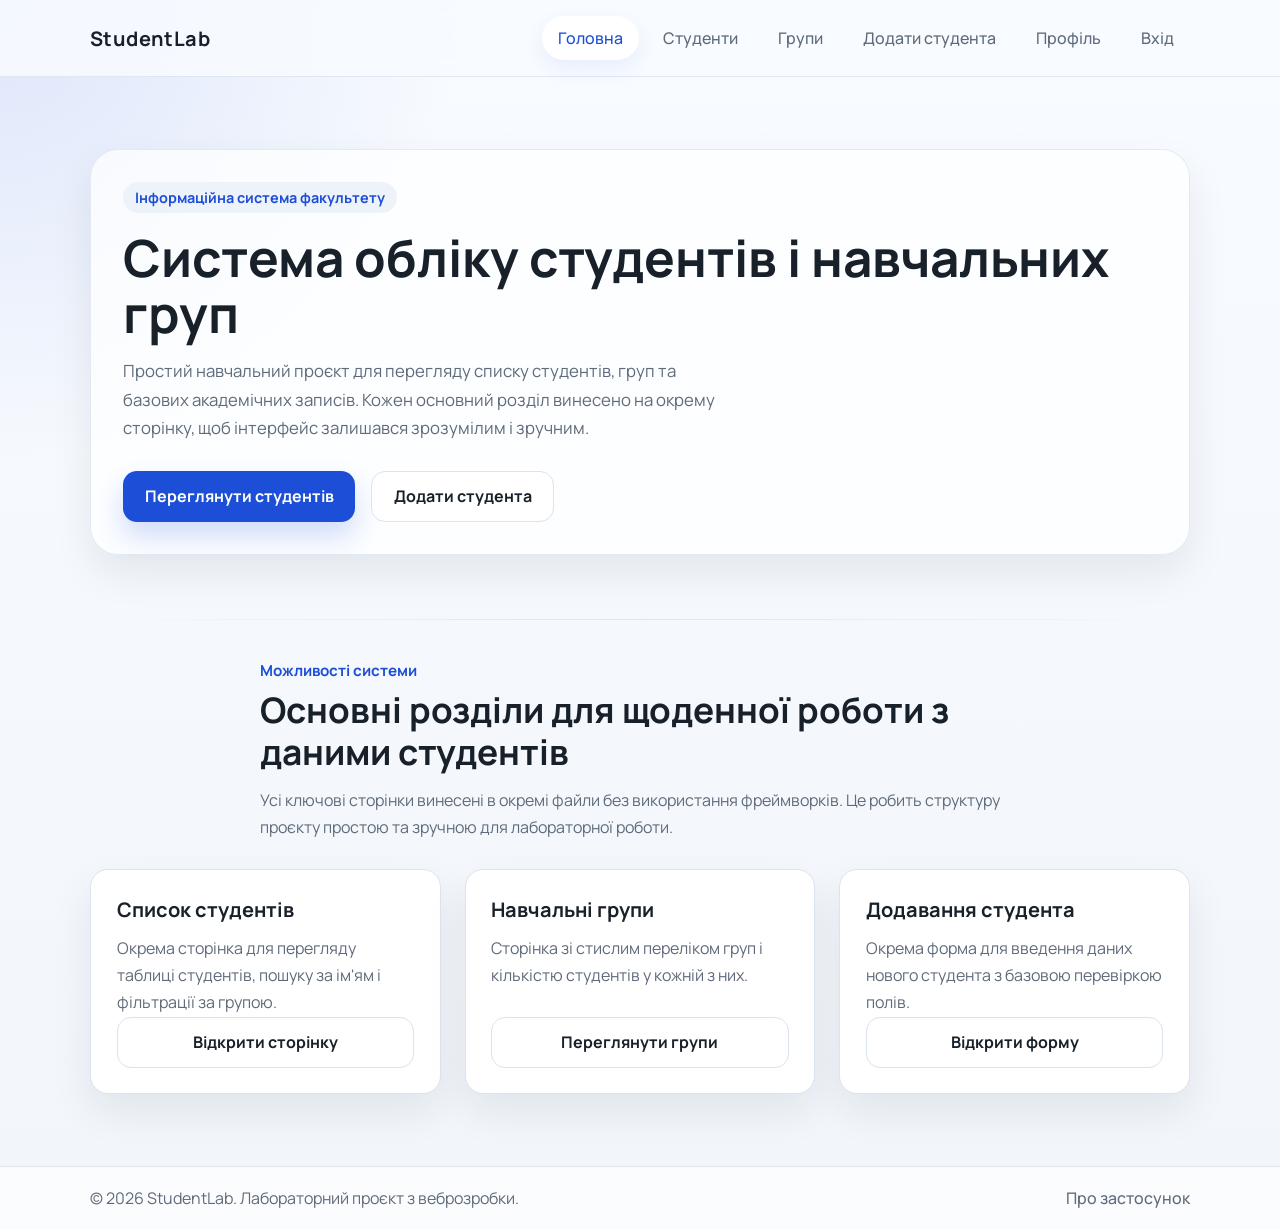
<file: index.html>
﻿<!DOCTYPE html>
<html lang="uk">
<head>
  <meta charset="UTF-8">
  <meta name="viewport" content="width=device-width, initial-scale=1.0">
  <title>Система обліку студентів</title>
  <link rel="preconnect" href="https://fonts.googleapis.com">
  <link rel="preconnect" href="https://fonts.gstatic.com" crossorigin>
  <link href="https://fonts.googleapis.com/css2?family=Manrope:wght@400;500;700&display=swap" rel="stylesheet">
  <link rel="stylesheet" href="css/main.css">
  <link rel="stylesheet" href="css/responsive.css">
</head>
<body>
  <div class="page">
    <header class="site-header">
      <div class="container header-content">
        <a class="brand" href="index.html">StudentLab</a>

        <button
          class="menu-toggle"
          type="button"
          aria-label="Відкрити навігацію"
          aria-expanded="false"
          aria-controls="site-navigation"
        >
          <span class="menu-line"></span>
          <span class="menu-line"></span>
          <span class="menu-line"></span>
        </button>

                <nav class="site-nav" id="site-navigation" aria-label="Головна навігація">
          <a href="index.html" class="nav-link">Головна</a>
          <a href="pages/students.html" class="nav-link">Студенти</a>
          <a href="pages/groups.html" class="nav-link">Групи</a>
          <a href="pages/add-student.html" class="nav-link">Додати студента</a>
          <a href="pages/profile.html" class="nav-link">Профіль</a>
          <a href="pages/login.html" class="nav-link">Вхід</a>
        </nav>
      </div>
    </header>

    <main class="main-content">
      <section class="hero">
        <div class="container hero-content">
          <div class="hero-text">
            <p class="eyebrow">Інформаційна система факультету</p>
            <h1>Система обліку студентів і навчальних груп</h1>
            <p class="hero-description">
              Простий навчальний проєкт для перегляду списку студентів, груп та базових академічних записів.
              Кожен основний розділ винесено на окрему сторінку, щоб інтерфейс залишався зрозумілим і зручним.
            </p>
            <div class="hero-actions">
              <a href="pages/students.html" class="button button-primary">Переглянути студентів</a>
              <a href="pages/add-student.html" class="button button-secondary">Додати студента</a>
            </div>
          </div>
        </div>
      </section>

      <section class="content-section">
        <div class="container section-heading">
          <p class="section-label">Можливості системи</p>
          <h2>Основні розділи для щоденної роботи з даними студентів</h2>
          <p class="section-description">
            Усі ключові сторінки винесені в окремі файли без використання фреймворків.
            Це робить структуру проєкту простою та зручною для лабораторної роботи.
          </p>
        </div>

        <div class="container cards">
          <article class="card">
            <h2>Список студентів</h2>
            <p>Окрема сторінка для перегляду таблиці студентів, пошуку за ім'ям і фільтрації за групою.</p>
            <a href="pages/students.html" class="button button-secondary">Відкрити сторінку</a>
          </article>

          <article class="card">
            <h2>Навчальні групи</h2>
            <p>Сторінка зі стислим переліком груп і кількістю студентів у кожній з них.</p>
            <p></p>
            <a href="pages/groups.html" class="button button-secondary">Переглянути групи</a>
          </article>

          <article class="card">
            <h2>Додавання студента</h2>
            <p>Окрема форма для введення даних нового студента з базовою перевіркою полів.</p>
            <a href="pages/add-student.html" class="button button-secondary">Відкрити форму</a>
          </article>
        </div>
      </section>
    </main>

            <footer class="site-footer">
      <div class="container footer-content">
        <p>&copy; 2026 StudentLab. Лабораторний проєкт з веброзробки.</p>
        <a href="pages/about.html">Про застосунок</a>
      </div>
    </footer>
  </div>

  <script src="js/data.js"></script>
  <script src="js/navigation.js"></script>
  <script src="js/students.js"></script>
  <script src="js/form.js"></script>
  <script src="js/main.js"></script>
</body>
</html>
</file>
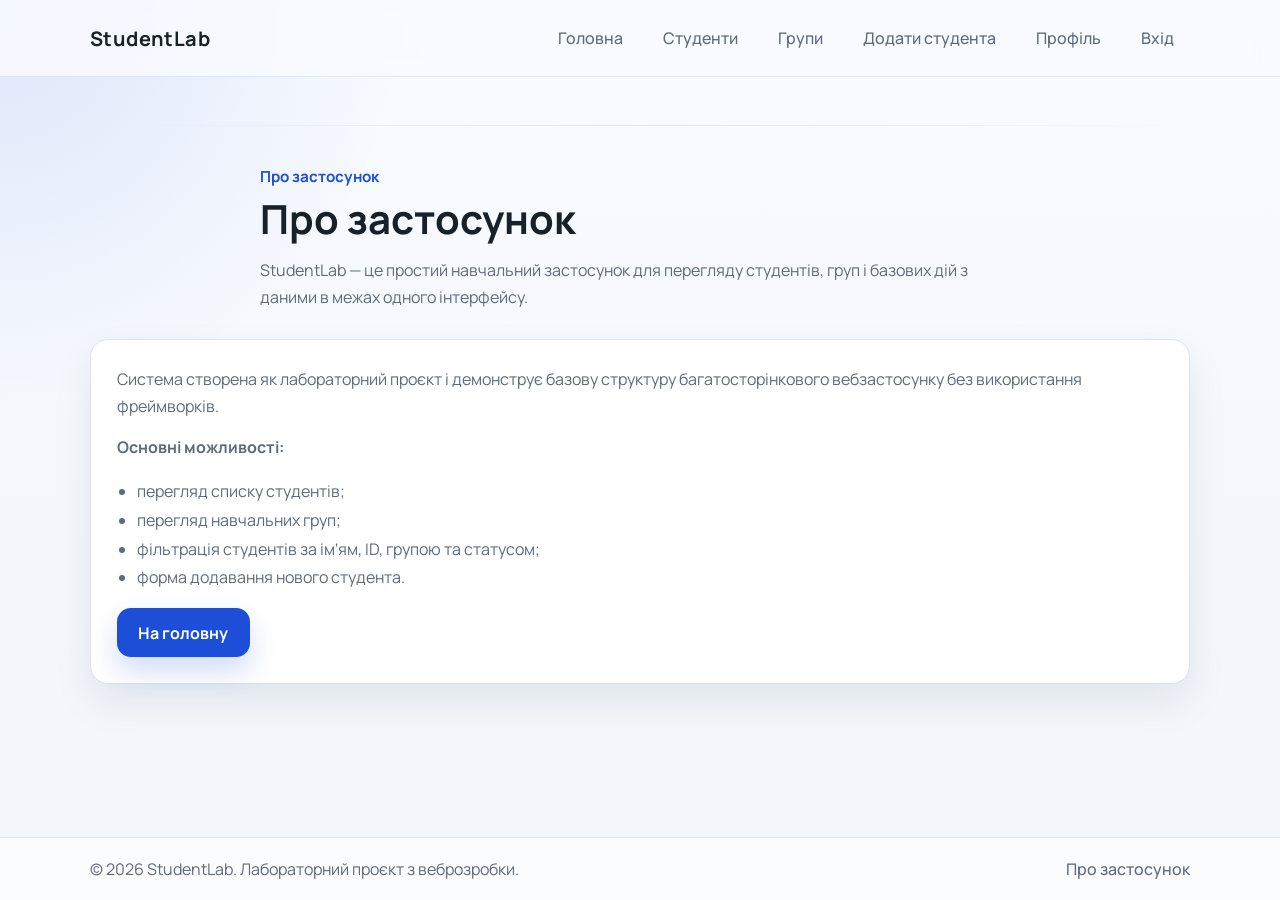
<file: pages/about.html>
﻿<!DOCTYPE html>
<html lang="uk">
<head>
  <meta charset="UTF-8">
  <meta name="viewport" content="width=device-width, initial-scale=1.0">
  <title>Про застосунок | StudentLab</title>
  <link rel="preconnect" href="https://fonts.googleapis.com">
  <link rel="preconnect" href="https://fonts.gstatic.com" crossorigin>
  <link href="https://fonts.googleapis.com/css2?family=Manrope:wght@400;500;700&display=swap" rel="stylesheet">
  <link rel="stylesheet" href="../css/main.css">
  <link rel="stylesheet" href="../css/responsive.css">
</head>
<body>
  <div class="page">
    <header class="site-header">
      <div class="container header-content">
        <a class="brand" href="../index.html">StudentLab</a>

        <button
          class="menu-toggle"
          type="button"
          aria-label="Відкрити навігацію"
          aria-expanded="false"
          aria-controls="site-navigation"
        >
          <span class="menu-line"></span>
          <span class="menu-line"></span>
          <span class="menu-line"></span>
        </button>

        <nav class="site-nav" id="site-navigation" aria-label="Головна навігація">
          <a href="../index.html" class="nav-link">Головна</a>
          <a href="students.html" class="nav-link">Студенти</a>
          <a href="groups.html" class="nav-link">Групи</a>
          <a href="add-student.html" class="nav-link">Додати студента</a>
          <a href="profile.html" class="nav-link">Профіль</a>
          <a href="login.html" class="nav-link">Вхід</a>
        </nav>
      </div>
    </header>

    <main class="main-content">
      <section class="content-section page-section">
        <div class="container section-heading">
          <p class="section-label">Про застосунок</p>
          <h1 class="page-title">Про застосунок</h1>
          <p class="section-description">
            StudentLab — це простий навчальний застосунок для перегляду студентів, груп і базових дій з даними в межах одного інтерфейсу.
          </p>
        </div>

        <div class="container">
          <article class="card form-section">
            <p>
              Система створена як лабораторний проєкт і демонструє базову структуру багатосторінкового вебзастосунку без використання фреймворків.
            </p>
            <div class="section-description">
              <strong>Основні можливості:</strong>
            </div>
            <ul class="about-list">
              <li>перегляд списку студентів;</li>
              <li>перегляд навчальних груп;</li>
              <li>фільтрація студентів за ім'ям, ID, групою та статусом;</li>
              <li>форма додавання нового студента.</li>
            </ul>
            <div class="form-actions">
              <a href="../index.html" class="button button-primary">На головну</a>
            </div>
          </article>
        </div>
      </section>
    </main>

            <footer class="site-footer">
      <div class="container footer-content">
        <p>&copy; 2026 StudentLab. Лабораторний проєкт з веброзробки.</p>
        <a href="about.html">Про застосунок</a>
      </div>
    </footer>
  </div>

  <script src="../js/navigation.js"></script>
  <script src="../js/main.js"></script>
</body>
</html>
</file>
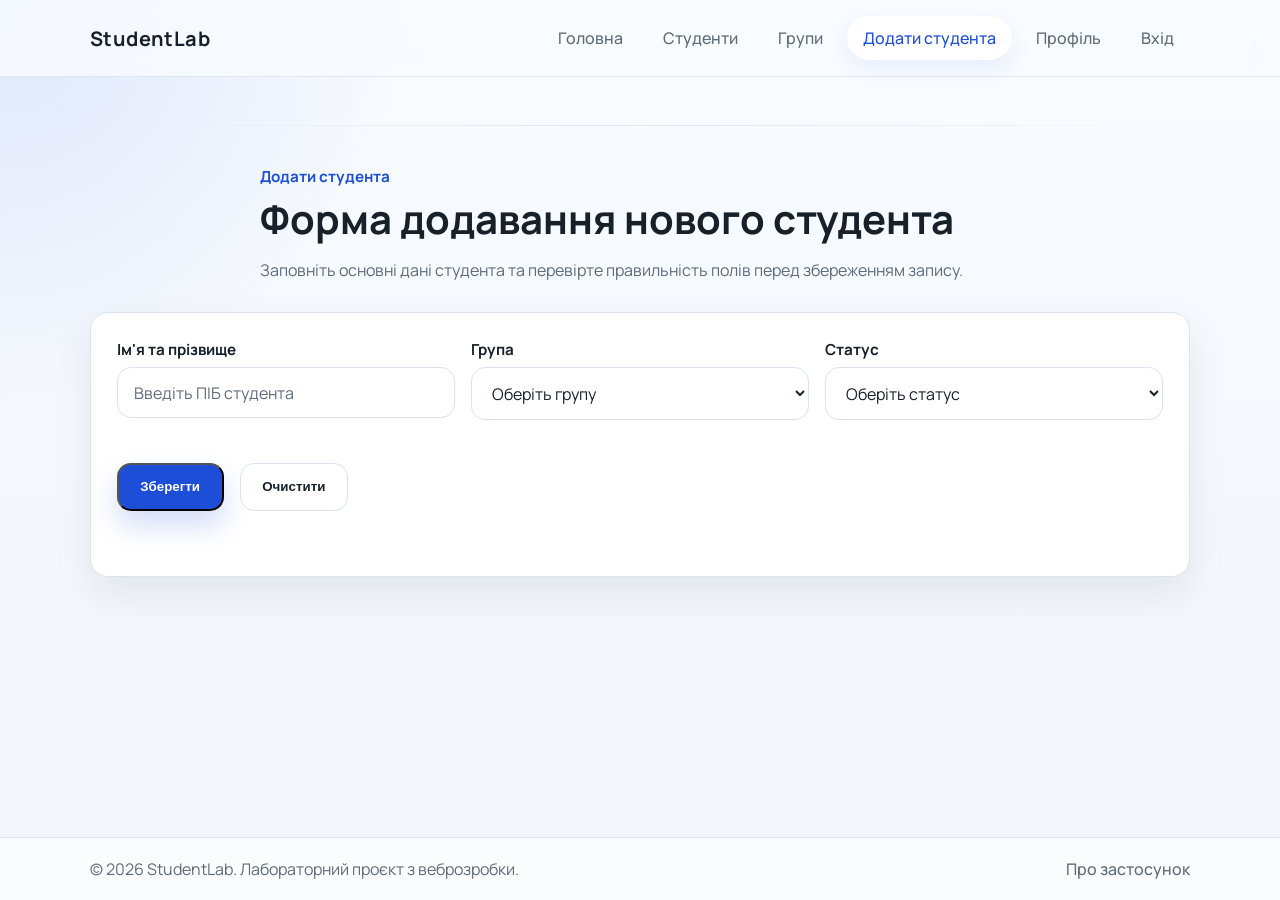
<file: pages/add-student.html>
﻿<!DOCTYPE html>
<html lang="uk">
<head>
  <meta charset="UTF-8">
  <meta name="viewport" content="width=device-width, initial-scale=1.0">
  <title>Додати студента | StudentLab</title>
  <link rel="preconnect" href="https://fonts.googleapis.com">
  <link rel="preconnect" href="https://fonts.gstatic.com" crossorigin>
  <link href="https://fonts.googleapis.com/css2?family=Manrope:wght@400;500;700&display=swap" rel="stylesheet">
  <link rel="stylesheet" href="../css/main.css">
  <link rel="stylesheet" href="../css/responsive.css">
</head>
<body>
  <div class="page">
    <header class="site-header">
      <div class="container header-content">
        <a class="brand" href="../index.html">StudentLab</a>

        <button
          class="menu-toggle"
          type="button"
          aria-label="Відкрити навігацію"
          aria-expanded="false"
          aria-controls="site-navigation"
        >
          <span class="menu-line"></span>
          <span class="menu-line"></span>
          <span class="menu-line"></span>
        </button>

                <nav class="site-nav" id="site-navigation" aria-label="Головна навігація">
          <a href="../index.html" class="nav-link">Головна</a>
          <a href="students.html" class="nav-link">Студенти</a>
          <a href="groups.html" class="nav-link">Групи</a>
          <a href="add-student.html" class="nav-link">Додати студента</a>
          <a href="profile.html" class="nav-link">Профіль</a>
          <a href="login.html" class="nav-link">Вхід</a>
        </nav>
      </div>
    </header>

    <main class="main-content">
      <section class="content-section page-section">
        <div class="container section-heading">
          <p class="section-label">Додати студента</p>
          <h1 class="page-title">Форма додавання нового студента</h1>
          <p class="section-description">
            Заповніть основні дані студента та перевірте правильність полів перед збереженням запису.
          </p>
        </div>

        <div class="container">
          <article class="card form-section">
            <form id="student-form" novalidate>
              <div class="form-grid">
                <div class="form-field">
                  <label for="new-student-name">Ім'я та прізвище</label>
                  <input type="text" id="new-student-name" name="name" placeholder="Введіть ПІБ студента">
                  <p class="field-error" id="name-error"></p>
                </div>

                <div class="form-field">
                  <label for="new-student-group">Група</label>
                  <select id="new-student-group" name="group">
                    <option value="">Оберіть групу</option>
                  </select>
                  <p class="field-error" id="group-error"></p>
                </div>

                <div class="form-field">
                  <label for="new-student-status">Статус</label>
                  <select id="new-student-status" name="status">
                    <option value="">Оберіть статус</option>
                    <option value="Активний">Активний</option>
                    <option value="У відпустці">У відпустці</option>
                    <option value="Відрахований">Відрахований</option>
                  </select>
                  <p class="field-error" id="status-error"></p>
                </div>
              </div>

              <div class="form-actions">
                <button type="submit" class="button button-primary">Зберегти</button>
                <button type="reset" class="button button-secondary">Очистити</button>
              </div>

              <p class="form-message" id="form-message" aria-live="polite"></p>
            </form>
          </article>
        </div>
      </section>
    </main>

            <footer class="site-footer">
      <div class="container footer-content">
        <p>&copy; 2026 StudentLab. Лабораторний проєкт з веброзробки.</p>
        <a href="about.html">Про застосунок</a>
      </div>
    </footer>
  </div>

  <script src="../js/data.js"></script>
  <script src="../js/navigation.js"></script>
  <script src="../js/students.js"></script>
  <script src="../js/form.js"></script>
  <script src="../js/main.js"></script>
</body>
</html>
</file>
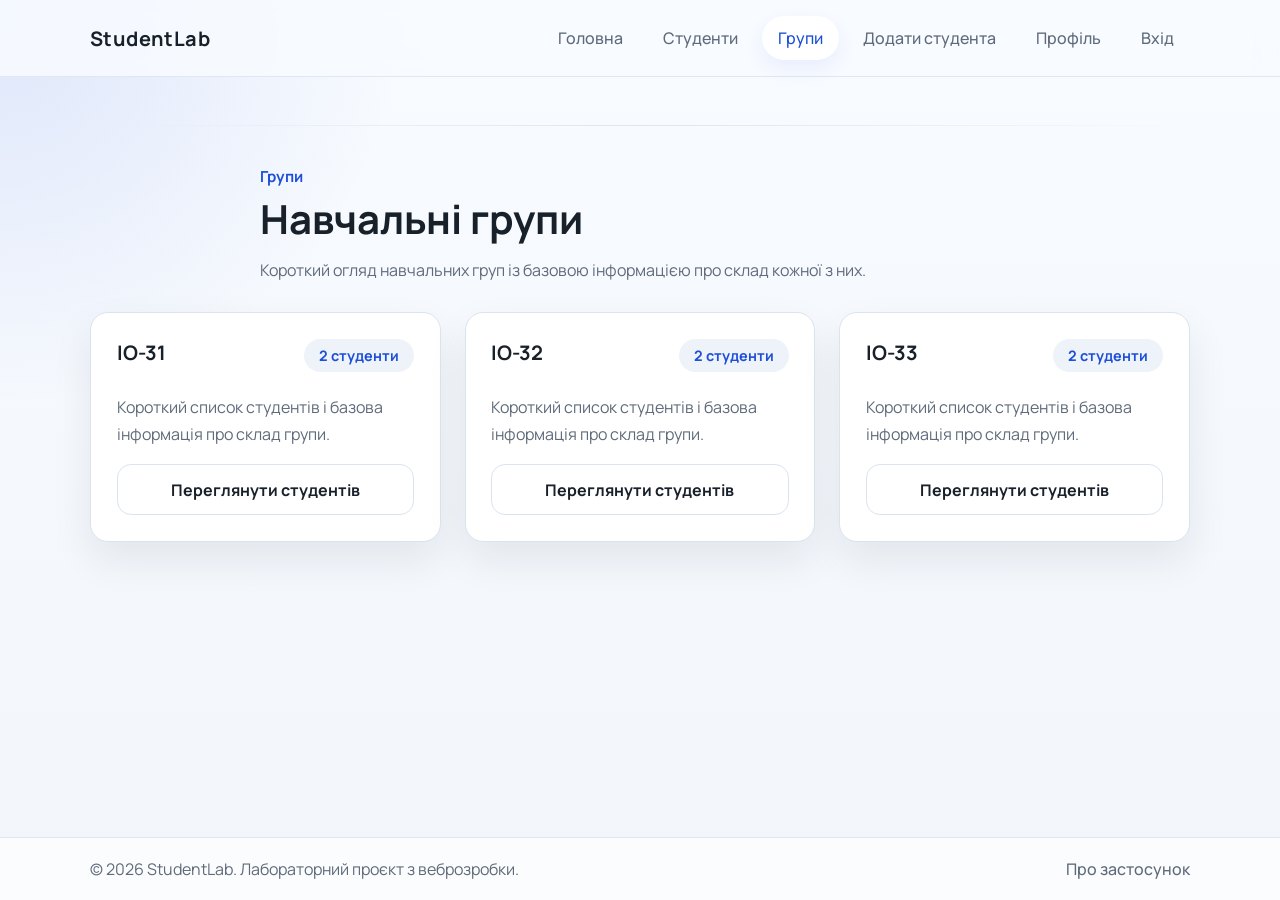
<file: pages/groups.html>
﻿<!DOCTYPE html>
<html lang="uk">
<head>
  <meta charset="UTF-8">
  <meta name="viewport" content="width=device-width, initial-scale=1.0">
  <title>Групи | StudentLab</title>
  <link rel="preconnect" href="https://fonts.googleapis.com">
  <link rel="preconnect" href="https://fonts.gstatic.com" crossorigin>
  <link href="https://fonts.googleapis.com/css2?family=Manrope:wght@400;500;700&display=swap" rel="stylesheet">
  <link rel="stylesheet" href="../css/main.css">
  <link rel="stylesheet" href="../css/responsive.css">
</head>
<body>
  <div class="page">
    <header class="site-header">
      <div class="container header-content">
        <a class="brand" href="../index.html">StudentLab</a>

        <button
          class="menu-toggle"
          type="button"
          aria-label="Відкрити навігацію"
          aria-expanded="false"
          aria-controls="site-navigation"
        >
          <span class="menu-line"></span>
          <span class="menu-line"></span>
          <span class="menu-line"></span>
        </button>

                <nav class="site-nav" id="site-navigation" aria-label="Головна навігація">
          <a href="../index.html" class="nav-link">Головна</a>
          <a href="students.html" class="nav-link">Студенти</a>
          <a href="groups.html" class="nav-link">Групи</a>
          <a href="add-student.html" class="nav-link">Додати студента</a>
          <a href="profile.html" class="nav-link">Профіль</a>
          <a href="login.html" class="nav-link">Вхід</a>
        </nav>
      </div>
    </header>

    <main class="main-content">
      <section class="content-section page-section">
        <div class="container section-heading">
          <p class="section-label">Групи</p>
          <h1 class="page-title">Навчальні групи</h1>
          <p class="section-description">
            Короткий огляд навчальних груп із базовою інформацією про склад кожної з них.
          </p>
        </div>

        <div class="container cards" id="groups-list"></div>
      </section>
    </main>

            <footer class="site-footer">
      <div class="container footer-content">
        <p>&copy; 2026 StudentLab. Лабораторний проєкт з веброзробки.</p>
        <a href="about.html">Про застосунок</a>
      </div>
    </footer>
  </div>

  <script src="../js/data.js"></script>
  <script src="../js/navigation.js"></script>
  <script src="../js/students.js"></script>
  <script src="../js/form.js"></script>
  <script src="../js/main.js"></script>
</body>
</html>
</file>
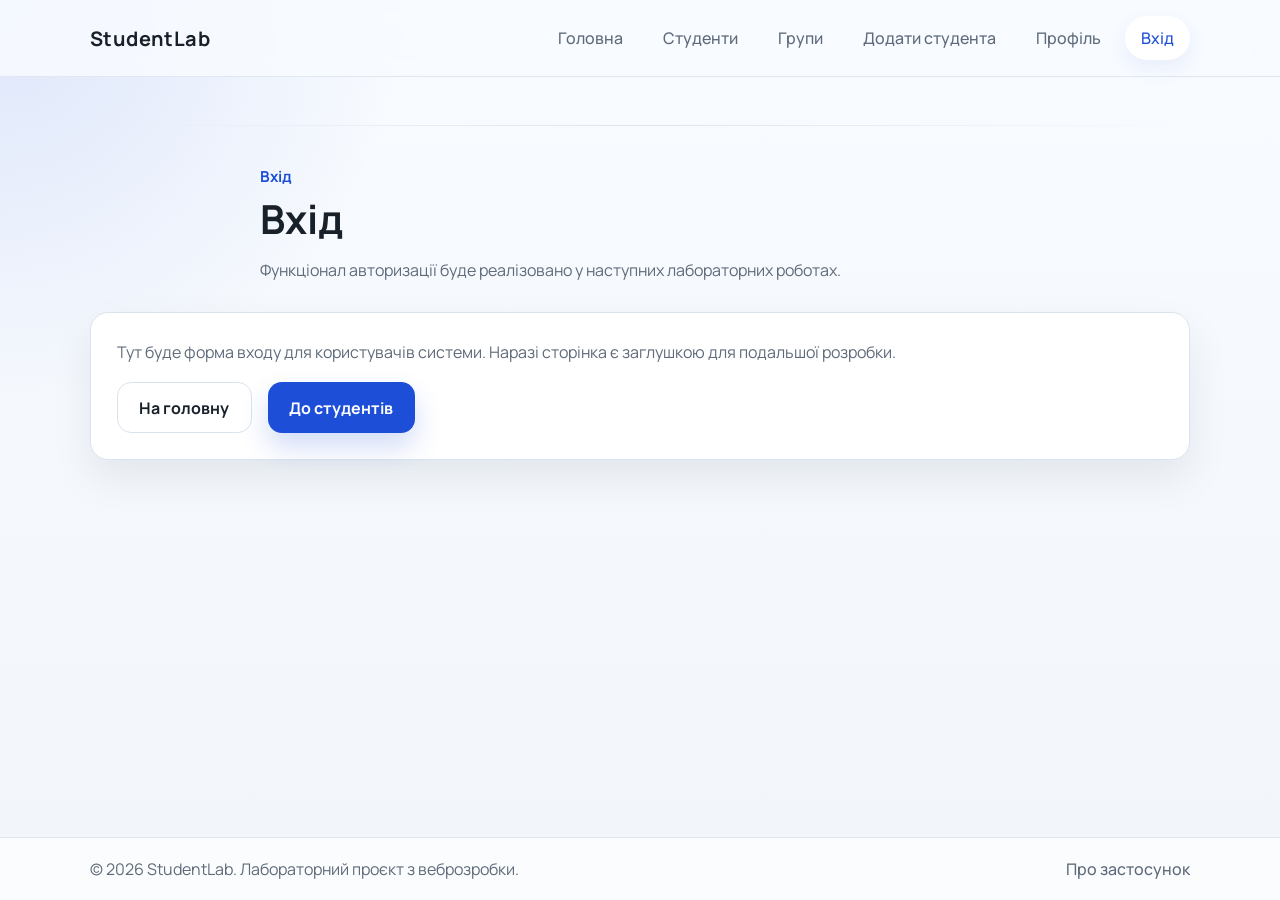
<file: pages/login.html>
﻿<!DOCTYPE html>
<html lang="uk">
<head>
  <meta charset="UTF-8">
  <meta name="viewport" content="width=device-width, initial-scale=1.0">
  <title>Вхід | StudentLab</title>
  <link rel="preconnect" href="https://fonts.googleapis.com">
  <link rel="preconnect" href="https://fonts.gstatic.com" crossorigin>
  <link href="https://fonts.googleapis.com/css2?family=Manrope:wght@400;500;700&display=swap" rel="stylesheet">
  <link rel="stylesheet" href="../css/main.css">
  <link rel="stylesheet" href="../css/responsive.css">
</head>
<body>
  <div class="page">
    <header class="site-header">
      <div class="container header-content">
        <a class="brand" href="../index.html">StudentLab</a>

        <button
          class="menu-toggle"
          type="button"
          aria-label="Відкрити навігацію"
          aria-expanded="false"
          aria-controls="site-navigation"
        >
          <span class="menu-line"></span>
          <span class="menu-line"></span>
          <span class="menu-line"></span>
        </button>

                <nav class="site-nav" id="site-navigation" aria-label="Головна навігація">
          <a href="../index.html" class="nav-link">Головна</a>
          <a href="students.html" class="nav-link">Студенти</a>
          <a href="groups.html" class="nav-link">Групи</a>
          <a href="add-student.html" class="nav-link">Додати студента</a>
          <a href="profile.html" class="nav-link">Профіль</a>
          <a href="login.html" class="nav-link">Вхід</a>
        </nav>
      </div>
    </header>

    <main class="main-content">
      <section class="content-section page-section">
        <div class="container section-heading">
          <p class="section-label">Вхід</p>
          <h1 class="page-title">Вхід</h1>
          <p class="section-description">
            Функціонал авторизації буде реалізовано у наступних лабораторних роботах.
          </p>
        </div>

        <div class="container">
          <article class="card form-section">
            <p>
              Тут буде форма входу для користувачів системи.
              Наразі сторінка є заглушкою для подальшої розробки.
            </p>
            <div class="form-actions">
              <a href="../index.html" class="button button-secondary">На головну</a>
              <a href="students.html" class="button button-primary">До студентів</a>
            </div>
          </article>
        </div>
      </section>
    </main>

            <footer class="site-footer">
      <div class="container footer-content">
        <p>&copy; 2026 StudentLab. Лабораторний проєкт з веброзробки.</p>
        <a href="about.html">Про застосунок</a>
      </div>
    </footer>
  </div>

    <script src="../js/navigation.js"></script>
  <script src="../js/main.js"></script>
</body>
</html>
</file>
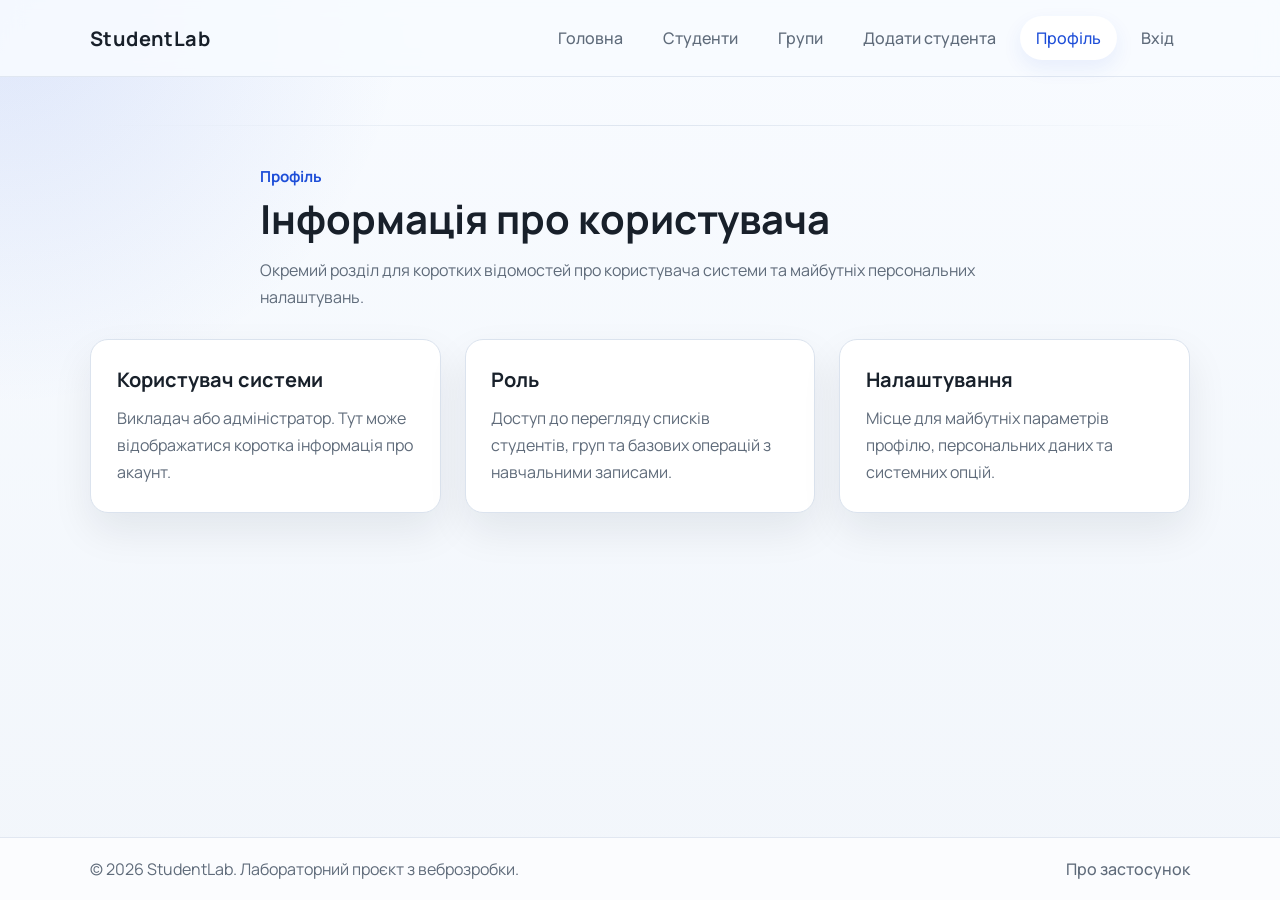
<file: pages/profile.html>
﻿<!DOCTYPE html>
<html lang="uk">
<head>
  <meta charset="UTF-8">
  <meta name="viewport" content="width=device-width, initial-scale=1.0">
  <title>Профіль | StudentLab</title>
  <link rel="preconnect" href="https://fonts.googleapis.com">
  <link rel="preconnect" href="https://fonts.gstatic.com" crossorigin>
  <link href="https://fonts.googleapis.com/css2?family=Manrope:wght@400;500;700&display=swap" rel="stylesheet">
  <link rel="stylesheet" href="../css/main.css">
  <link rel="stylesheet" href="../css/responsive.css">
</head>
<body>
  <div class="page">
    <header class="site-header">
      <div class="container header-content">
        <a class="brand" href="../index.html">StudentLab</a>

        <button
          class="menu-toggle"
          type="button"
          aria-label="Відкрити навігацію"
          aria-expanded="false"
          aria-controls="site-navigation"
        >
          <span class="menu-line"></span>
          <span class="menu-line"></span>
          <span class="menu-line"></span>
        </button>

                <nav class="site-nav" id="site-navigation" aria-label="Головна навігація">
          <a href="../index.html" class="nav-link">Головна</a>
          <a href="students.html" class="nav-link">Студенти</a>
          <a href="groups.html" class="nav-link">Групи</a>
          <a href="add-student.html" class="nav-link">Додати студента</a>
          <a href="profile.html" class="nav-link">Профіль</a>
          <a href="login.html" class="nav-link">Вхід</a>
        </nav>
      </div>
    </header>

    <main class="main-content">
      <section class="content-section page-section">
        <div class="container section-heading">
          <p class="section-label">Профіль</p>
          <h1 class="page-title">Інформація про користувача</h1>
          <p class="section-description">
            Окремий розділ для коротких відомостей про користувача системи та майбутніх персональних налаштувань.
          </p>
        </div>

        <div class="container cards profile-grid">
          <article class="card">
            <h2>Користувач системи</h2>
            <p>Викладач або адміністратор. Тут може відображатися коротка інформація про акаунт.</p>
          </article>

          <article class="card">
            <h2>Роль</h2>
            <p>Доступ до перегляду списків студентів, груп та базових операцій з навчальними записами.</p>
          </article>

          <article class="card">
            <h2>Налаштування</h2>
            <p>Місце для майбутніх параметрів профілю, персональних даних та системних опцій.</p>
          </article>
        </div>
      </section>
    </main>

            <footer class="site-footer">
      <div class="container footer-content">
        <p>&copy; 2026 StudentLab. Лабораторний проєкт з веброзробки.</p>
        <a href="about.html">Про застосунок</a>
      </div>
    </footer>
  </div>

  <script src="../js/data.js"></script>
  <script src="../js/navigation.js"></script>
  <script src="../js/students.js"></script>
  <script src="../js/form.js"></script>
  <script src="../js/main.js"></script>
</body>
</html>
</file>
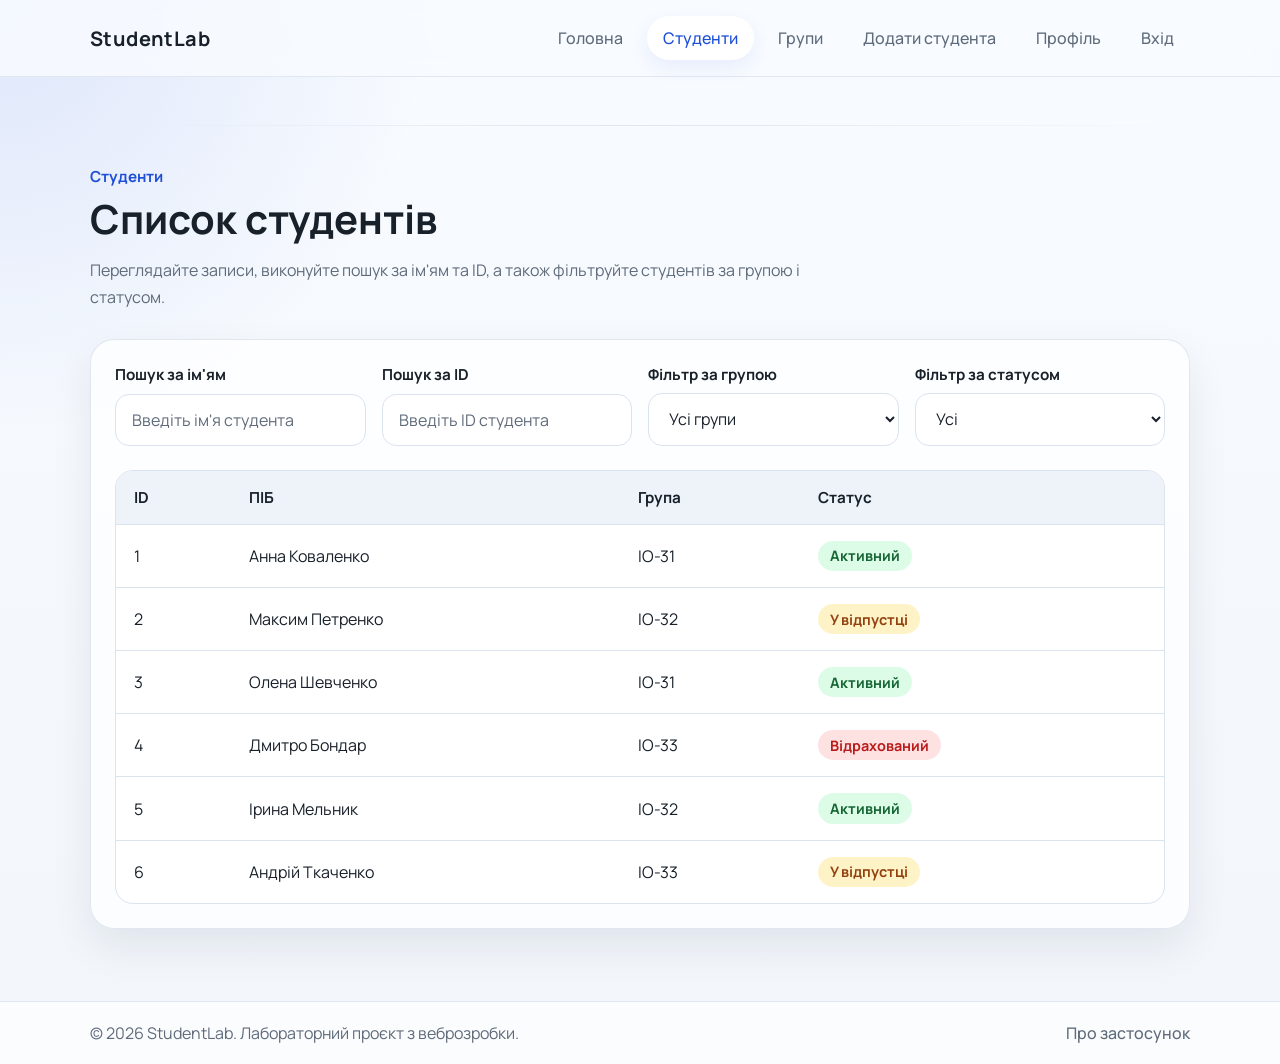
<file: pages/students.html>
﻿<!DOCTYPE html>
<html lang="uk">
<head>
  <meta charset="UTF-8">
  <meta name="viewport" content="width=device-width, initial-scale=1.0">
  <title>Студенти | StudentLab</title>
  <link rel="preconnect" href="https://fonts.googleapis.com">
  <link rel="preconnect" href="https://fonts.gstatic.com" crossorigin>
  <link href="https://fonts.googleapis.com/css2?family=Manrope:wght@400;500;700&display=swap" rel="stylesheet">
  <link rel="stylesheet" href="../css/main.css">
  <link rel="stylesheet" href="../css/responsive.css">
</head>
<body>
  <div class="page">
    <header class="site-header">
      <div class="container header-content">
        <a class="brand" href="../index.html">StudentLab</a>

        <button
          class="menu-toggle"
          type="button"
          aria-label="Відкрити навігацію"
          aria-expanded="false"
          aria-controls="site-navigation"
        >
          <span class="menu-line"></span>
          <span class="menu-line"></span>
          <span class="menu-line"></span>
        </button>

                <nav class="site-nav" id="site-navigation" aria-label="Головна навігація">
          <a href="../index.html" class="nav-link">Головна</a>
          <a href="students.html" class="nav-link">Студенти</a>
          <a href="groups.html" class="nav-link">Групи</a>
          <a href="add-student.html" class="nav-link">Додати студента</a>
          <a href="profile.html" class="nav-link">Профіль</a>
          <a href="login.html" class="nav-link">Вхід</a>
        </nav>
      </div>
    </header>

    <main class="main-content">
      <section class="content-section page-section">
        <div class="container">
          <div class="section-heading">
            <p class="section-label">Студенти</p>
            <h1 class="page-title">Список студентів</h1>
            <p class="section-description">
              Переглядайте записи, виконуйте пошук за ім'ям та ID, а також фільтруйте студентів за групою і статусом.
            </p>
          </div>

          <div class="panel">
            <div class="filter-grid">
              <div class="form-field">
                <label for="student-search">Пошук за ім'ям</label>
                <input type="text" id="student-search" placeholder="Введіть ім'я студента">
              </div>

              <div class="form-field">
                <label for="student-id-search">Пошук за ID</label>
                <input type="text" id="student-id-search" placeholder="Введіть ID студента">
              </div>

              <div class="form-field">
                <label for="group-filter">Фільтр за групою</label>
                <select id="group-filter">
                  <option value="all">Усі групи</option>
                </select>
              </div>

              <div class="form-field">
                <label for="status-filter">Фільтр за статусом</label>
                <select id="status-filter">
                  <option value="all">Усі</option>
                  <option value="Активний">Активний</option>
                  <option value="У відпустці">У відпустці</option>
                  <option value="Відрахований">Відрахований</option>
                </select>
              </div>
            </div>

            <div class="table-wrapper">
              <table class="students-table">
                <thead>
                  <tr>
                    <th>ID</th>
                    <th>ПІБ</th>
                    <th>Група</th>
                    <th>Статус</th>
                  </tr>
                </thead>
                <tbody id="students-table-body"></tbody>
              </table>
            </div>

            <p class="empty-state" id="students-empty" hidden>За вибраними параметрами студентів не знайдено.</p>
          </div>
        </div>
      </section>
    </main>

            <footer class="site-footer">
      <div class="container footer-content">
        <p>&copy; 2026 StudentLab. Лабораторний проєкт з веброзробки.</p>
        <a href="about.html">Про застосунок</a>
      </div>
    </footer>
  </div>

  <script src="../js/data.js"></script>
  <script src="../js/navigation.js"></script>
  <script src="../js/students.js"></script>
  <script src="../js/form.js"></script>
  <script src="../js/main.js"></script>
</body>
</html>
</file>
<file: css/main.css>
﻿:root {
  --bg: #f4f7fb;
  --surface: #ffffff;
  --surface-soft: #eef3f9;
  --text: #18202a;
  --muted: #5f6b7a;
  --accent: #1d4ed8;
  --accent-dark: #163ea9;
  --border: #dbe3ee;
  --shadow: 0 18px 40px rgba(15, 23, 42, 0.08);
  --radius: 18px;
  --container-width: 1100px;
}

* {
  box-sizing: border-box;
  margin: 0;
  padding: 0;
}

html {
  scroll-behavior: smooth;
}

body {
  font-family: "Manrope", sans-serif;
  background:
    radial-gradient(circle at top left, rgba(29, 78, 216, 0.12), transparent 26%),
    linear-gradient(180deg, #f8fbff 0%, #f2f6fb 100%);
  color: var(--text);
}

a {
  color: inherit;
  text-decoration: none;
}

.page {
  min-height: 100vh;
  display: flex;
  flex-direction: column;
}

.container {
  width: min(100% - 2rem, var(--container-width));
  margin: 0 auto;
}

.site-header {
  position: sticky;
  top: 0;
  z-index: 10;
  backdrop-filter: blur(10px);
  background-color: rgba(248, 251, 255, 0.88);
  border-bottom: 1px solid rgba(219, 227, 238, 0.8);
}

.header-content {
  display: flex;
  align-items: center;
  justify-content: space-between;
  gap: 1rem;
  padding: 1rem 0;
}

.brand {
  font-size: 1.25rem;
  font-weight: 700;
  letter-spacing: 0.02em;
}

.site-nav {
  display: flex;
  align-items: center;
  gap: 0.5rem;
}

.nav-link {
  padding: 0.7rem 1rem;
  border-radius: 999px;
  color: var(--muted);
  font-weight: 500;
  transition: background-color 0.2s ease, color 0.2s ease, transform 0.2s ease;
}

.nav-link:hover,
.nav-link.active {
  background-color: var(--surface);
  color: var(--accent);
  box-shadow: 0 8px 20px rgba(29, 78, 216, 0.08);
}

.menu-toggle {
  display: none;
  width: 46px;
  height: 46px;
  border: 1px solid var(--border);
  border-radius: 12px;
  background-color: var(--surface);
  cursor: pointer;
  position: relative;
  transition: border-color 0.25s ease, box-shadow 0.25s ease, background-color 0.25s ease;
}

.menu-toggle:hover {
  border-color: rgba(29, 78, 216, 0.35);
  box-shadow: 0 10px 24px rgba(29, 78, 216, 0.14);
}

.menu-line {
  display: block;
  width: 20px;
  height: 2px;
  margin: 5px auto;
  background-color: var(--text);
  border-radius: 999px;
  transform-origin: center;
  transition: transform 0.28s ease, opacity 0.2s ease, background-color 0.2s ease;
}

.menu-toggle.is-open {
  background-color: #eef4ff;
  border-color: rgba(29, 78, 216, 0.28);
}

.menu-toggle.is-open .menu-line:nth-child(1) {
  transform: translateY(7px) rotate(45deg);
}

.menu-toggle.is-open .menu-line:nth-child(2) {
  opacity: 0;
}

.menu-toggle.is-open .menu-line:nth-child(3) {
  transform: translateY(-7px) rotate(-45deg);
}

.main-content {
  flex: 1;
}

.hero {
  padding: 4.5rem 0 3rem;
}

.hero-content {
  display: grid;
  gap: 1.5rem;
}

.hero-text {
  background-color: rgba(255, 255, 255, 0.72);
  border: 1px solid rgba(219, 227, 238, 0.75);
  border-radius: 28px;
  padding: 2rem;
  box-shadow: var(--shadow);
}

.eyebrow {
  display: inline-block;
  margin-bottom: 1rem;
  padding: 0.35rem 0.75rem;
  border-radius: 999px;
  background-color: var(--surface-soft);
  color: var(--accent);
  font-size: 0.9rem;
  font-weight: 700;
}

.hero h1 {
  font-size: clamp(2rem, 4vw, 3.4rem);
  line-height: 1.1;
  margin-bottom: 1rem;
}

.hero-description {
  max-width: 60ch;
  color: var(--muted);
  font-size: 1.05rem;
  line-height: 1.7;
}

.hero-actions {
  display: flex;
  flex-wrap: wrap;
  gap: 1rem;
  margin-top: 1.75rem;
}

.button {
  display: inline-flex;
  align-items: center;
  justify-content: center;
  min-height: 48px;
  padding: 0.85rem 1.35rem;
  border-radius: 14px;
  font-weight: 700;
  transition: transform 0.2s ease, box-shadow 0.2s ease, background-color 0.2s ease, color 0.2s ease;
}

.button:hover {
  transform: translateY(-1px);
}

.button-primary {
  background-color: var(--accent);
  color: #ffffff;
  box-shadow: 0 14px 28px rgba(29, 78, 216, 0.2);
}

.button-primary:hover {
  background-color: var(--accent-dark);
}

.button-secondary {
  background-color: var(--surface);
  color: var(--text);
  border: 1px solid var(--border);
}

.button-secondary:hover {
  box-shadow: 0 10px 24px rgba(15, 23, 42, 0.08);
}

.content-section {
  position: relative;
  padding: 1rem 0 4.5rem;
}

.page-section {
  padding-top: 3rem;
}

.content-section::before {
  content: "";
  display: block;
  width: min(100% - 2rem, var(--container-width));
  height: 1px;
  margin: 0 auto 2.5rem;
  background: linear-gradient(90deg, transparent, rgba(219, 227, 238, 0.9), transparent);
}

.section-heading {
  margin-bottom: 1.75rem;
  max-width: 760px;
}

.section-label {
  color: var(--accent);
  font-size: 0.95rem;
  font-weight: 700;
  margin-bottom: 0.5rem;
}

.section-heading h2 {
  font-size: clamp(1.5rem, 3vw, 2.2rem);
  line-height: 1.2;
}

.page-title {
  font-size: clamp(1.8rem, 3.2vw, 2.5rem);
  line-height: 1.2;
}

.section-description {
  margin-top: 0.85rem;
  color: var(--muted);
  line-height: 1.7;
}

.cards {
  display: grid;
  grid-template-columns: repeat(3, minmax(0, 1fr));
  gap: 1.5rem;
}

.card {
  display: flex;
  flex-direction: column;
  height: 100%;
  background-color: var(--surface);
  border: 1px solid var(--border);
  border-radius: var(--radius);
  padding: 1.6rem;
  box-shadow: var(--shadow);
}

.card h2 {
  margin-bottom: 0.75rem;
  font-size: 1.25rem;
}

.card p {
  flex: 1;
  color: var(--muted);
  line-height: 1.7;
}

.card > .button {
  margin-top: auto;
}

.group-card {
  display: flex;
  flex-direction: column;
  gap: 1rem;
}

.group-card-header {
  display: flex;
  align-items: flex-start;
  justify-content: space-between;
  gap: 1rem;
}

.group-card-title {
  margin-bottom: 0.35rem;
}

.group-card-subtitle {
  color: var(--muted);
  font-size: 0.95rem;
}

.group-count {
  display: inline-flex;
  align-items: center;
  justify-content: center;
  min-width: 110px;
  padding: 0.45rem 0.75rem;
  border-radius: 999px;
  background-color: var(--surface-soft);
  color: var(--accent);
  font-size: 0.9rem;
  font-weight: 700;
  white-space: nowrap;
}

.group-description {
  color: var(--muted);
  line-height: 1.7;
}

.panel {
  background-color: rgba(255, 255, 255, 0.75);
  border: 1px solid rgba(219, 227, 238, 0.85);
  border-radius: 24px;
  padding: 1.5rem;
  box-shadow: var(--shadow);
}

.filter-grid {
  display: grid;
  grid-template-columns: repeat(4, minmax(0, 1fr));
  gap: 1rem;
  margin-bottom: 1.5rem;
}

.form-field {
  display: grid;
  gap: 0.45rem;
}

.form-field label {
  font-size: 0.95rem;
  font-weight: 700;
  color: var(--text);
}

.form-field input,
.form-field select {
  width: 100%;
  min-height: 48px;
  padding: 0.85rem 1rem;
  border: 1px solid var(--border);
  border-radius: 14px;
  background-color: var(--surface);
  color: var(--text);
  font: inherit;
  outline: none;
  transition: border-color 0.2s ease, box-shadow 0.2s ease;
}

.form-field input::placeholder {
  color: var(--muted);
}

.form-field input:focus,
.form-field select:focus {
  border-color: rgba(29, 78, 216, 0.55);
  box-shadow: 0 0 0 4px rgba(29, 78, 216, 0.12);
}

.table-wrapper {
  overflow-x: auto;
  border: 1px solid var(--border);
  border-radius: 18px;
  background-color: var(--surface);
}

.students-table {
  width: 100%;
  border-collapse: collapse;
  min-width: 620px;
}

.students-table th,
.students-table td {
  padding: 1rem 1.1rem;
  text-align: left;
  border-bottom: 1px solid var(--border);
}

.students-table th {
  background-color: var(--surface-soft);
  font-size: 0.95rem;
  font-weight: 700;
}

.students-table tbody tr:hover {
  background-color: #f8fbff;
}

.students-table tbody tr:last-child td {
  border-bottom: none;
}

.status-badge {
  display: inline-flex;
  align-items: center;
  justify-content: center;
  min-width: 88px;
  padding: 0.35rem 0.75rem;
  border-radius: 999px;
  font-size: 0.9rem;
  font-weight: 700;
}

.status-active {
  background-color: #dcfce7;
  color: #166534;
}

.status-expelled {
  background-color: #fee2e2;
  color: #b91c1c;
}

.status-leave {
  background-color: #fef3c7;
  color: #92400e;
}

.empty-state {
  margin-top: 1rem;
  color: var(--muted);
}

.form-section {
  max-width: 100%;
}

.form-grid {
  display: grid;
  grid-template-columns: repeat(3, minmax(0, 1fr));
  gap: 1rem;
  align-items: start;
}

.field-error {
  min-height: 1.2rem;
  font-size: 0.9rem;
  color: #b91c1c;
}

.input-error {
  border-color: rgba(185, 28, 28, 0.55) !important;
  box-shadow: 0 0 0 4px rgba(185, 28, 28, 0.1) !important;
}

.form-actions {
  display: flex;
  flex-wrap: wrap;
  gap: 1rem;
  margin-top: 1rem;
}

.form-message {
  min-height: 1.5rem;
  margin-top: 1rem;
  font-weight: 700;
  color: #166534;
}

.form-message.error {
  color: #b91c1c;
}

.profile-grid {
  grid-template-columns: repeat(3, minmax(0, 1fr));
}

.site-footer {
  border-top: 1px solid rgba(219, 227, 238, 0.8);
  background-color: rgba(255, 255, 255, 0.7);
}

.site-footer .container {
  padding: 1.25rem 0;
}

.footer-content {
  display: flex;
  align-items: center;
  justify-content: space-between;
  gap: 1rem;
}

.site-footer p {
  color: var(--muted);
}

.site-footer a {
  color: var(--muted);
  font-weight: 500;
}

.site-footer a:hover {
  color: var(--accent);
}




.about-list {
  margin: 1rem 0 0;
  padding-left: 1.25rem;
  color: var(--muted);
  line-height: 1.8;
}
</file>
<file: css/responsive.css>
@media (max-width: 768px) {
  .header-content {
    flex-wrap: wrap;
  }

  .menu-toggle {
    display: block;
  }

  .site-nav {
    width: 100%;
    flex-direction: column;
    align-items: stretch;
    gap: 0.35rem;
    overflow: hidden;
    max-height: 0;
    opacity: 0;
    transform: translateY(-10px);
    pointer-events: none;
    padding-top: 0;
    transition:
      max-height 0.35s ease,
      opacity 0.25s ease,
      transform 0.25s ease,
      padding-top 0.25s ease;
  }

  .site-nav.open {
    max-height: 320px;
    opacity: 1;
    transform: translateY(0);
    pointer-events: auto;
    padding-top: 0.75rem;
  }

  .nav-link {
    text-align: center;
    border: 1px solid rgba(219, 227, 238, 0.9);
    background-color: rgba(255, 255, 255, 0.85);
  }

  .hero {
    padding-top: 3rem;
  }

  .hero-text {
    padding: 1.5rem;
  }

  .hero-actions {
    flex-direction: column;
  }

  .button {
    width: 100%;
  }

  .cards {
    grid-template-columns: 1fr;
  }

  .group-card-header {
    flex-direction: column;
    align-items: flex-start;
  }

  .filter-grid {
    grid-template-columns: 1fr;
  }

  .form-grid {
    grid-template-columns: 1fr;
  }

  .profile-grid {
    grid-template-columns: 1fr;
  }
}
</file>
